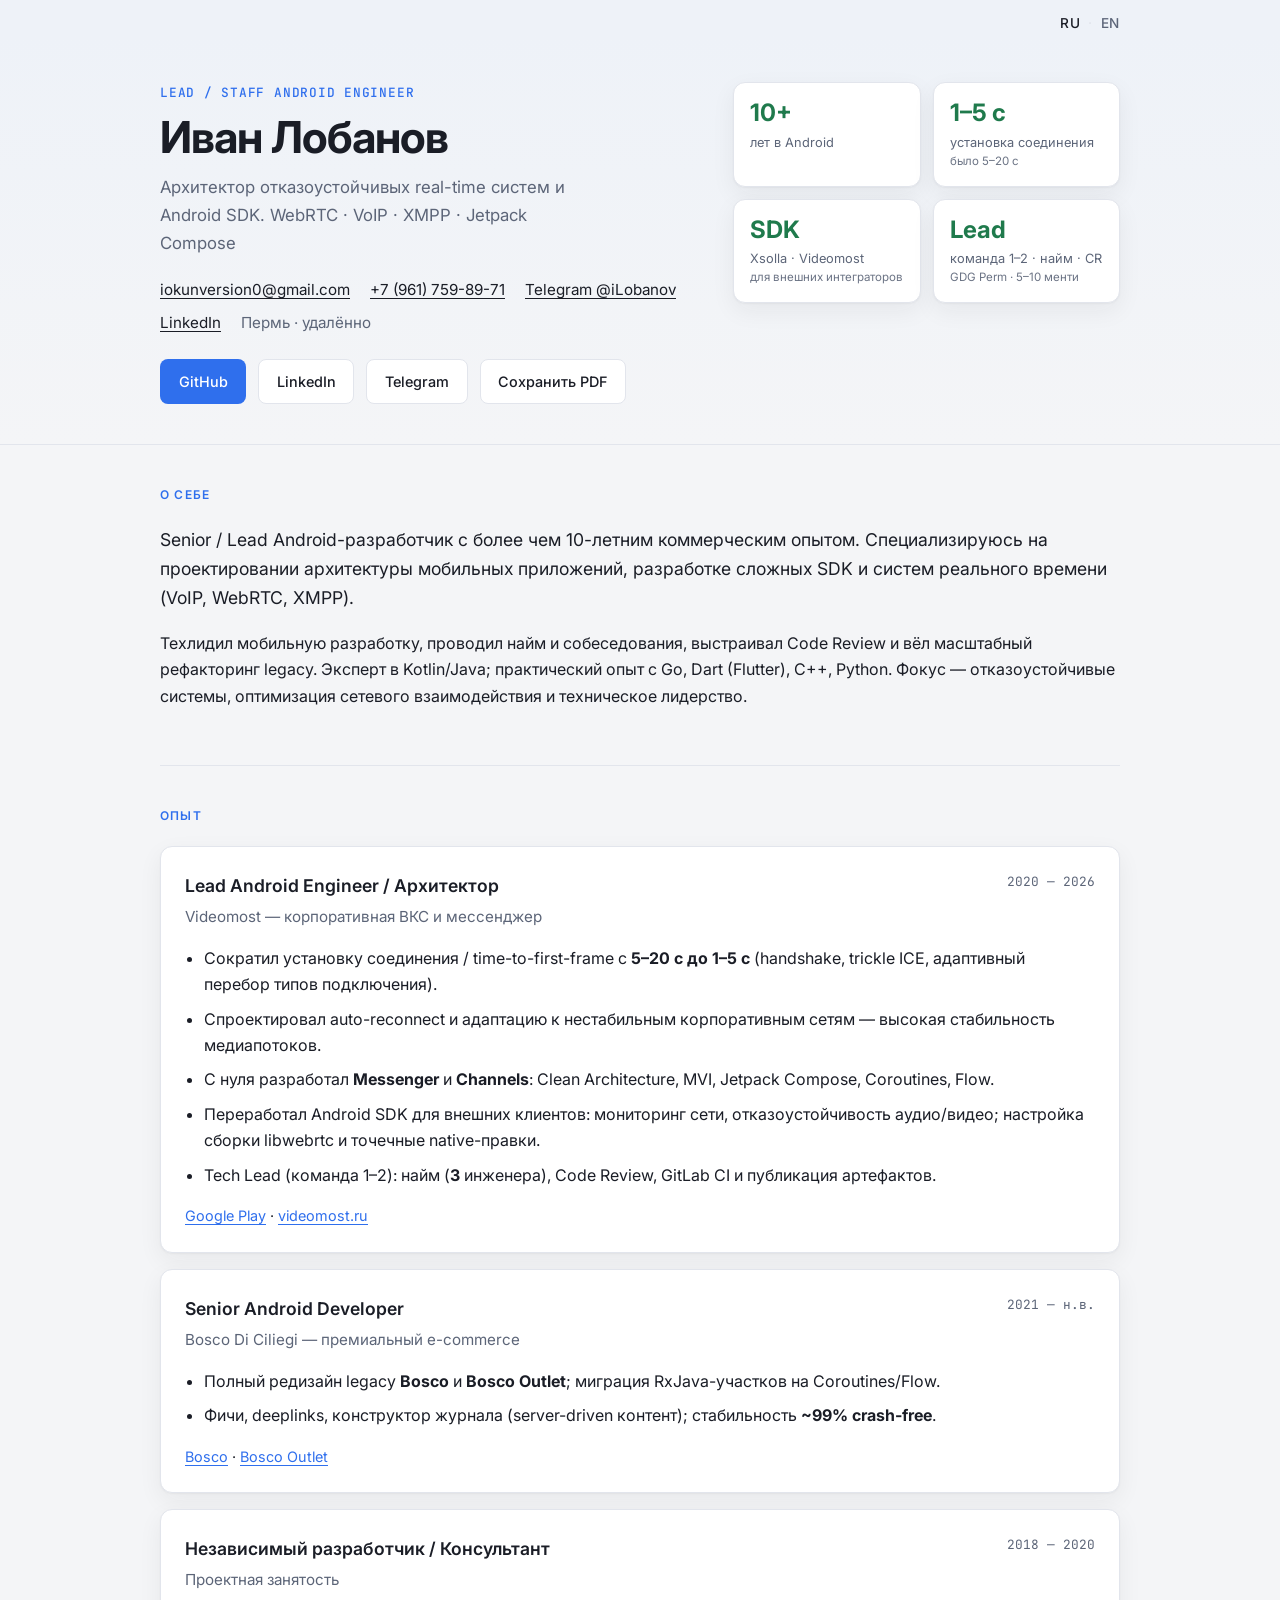
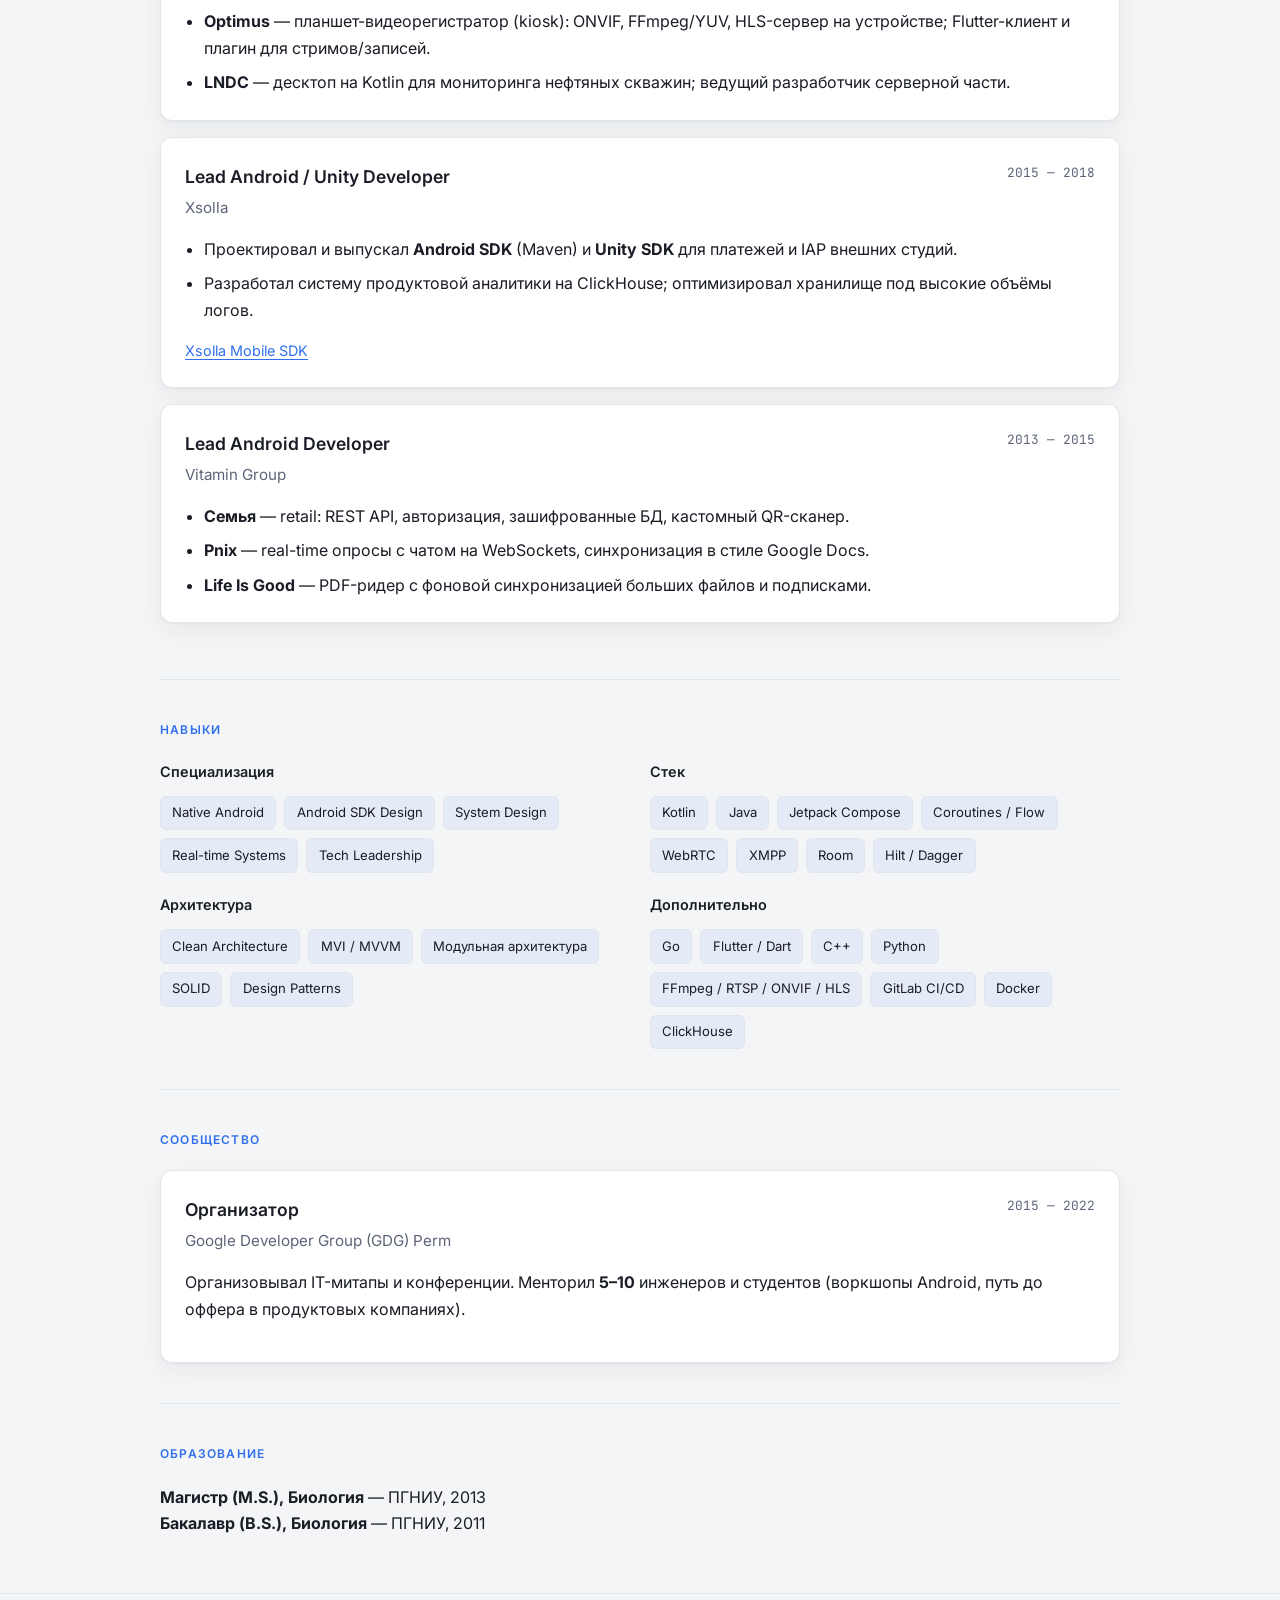
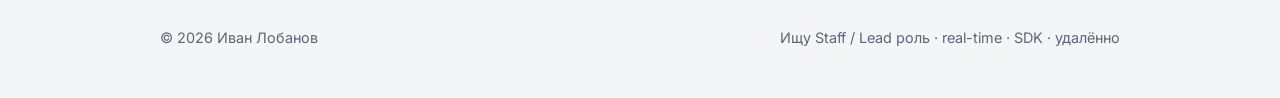
<file: index.html>
<!DOCTYPE html>
<html lang="ru">
<head>
  <meta charset="UTF-8">
  <meta name="viewport" content="width=device-width, initial-scale=1.0">
  <meta name="description" content="Иван Лобанов — Lead / Staff Android Engineer. WebRTC, SDK, real-time системы, техническое лидерство. 10+ лет опыта.">
  <meta name="author" content="Ivan Lobanov">
  <title>Иван Лобанов — Lead Android Engineer</title>
  <link rel="alternate" hreflang="ru" href="./">
  <link rel="alternate" hreflang="en" href="./en/">
  <link rel="preconnect" href="https://fonts.googleapis.com">
  <link rel="preconnect" href="https://fonts.gstatic.com" crossorigin>
  <link href="https://fonts.googleapis.com/css2?family=Inter:wght@400;500;600;700&family=JetBrains+Mono:wght@400;500&display=swap" rel="stylesheet">
  <link rel="stylesheet" href="css/style.css">
</head>
<body>
  <a class="skip-link" href="#main">К содержанию</a>

  <nav class="lang-switch" aria-label="Язык">
    <div class="container lang-switch__inner">
      <a href="./" aria-current="page">RU</a>
      <span aria-hidden="true">·</span>
      <a href="./en/">EN</a>
    </div>
  </nav>

  <header class="hero">
    <div class="container hero__inner">
      <div class="hero__text">
        <p class="hero__label">Lead / Staff Android Engineer</p>
        <h1>Иван Лобанов</h1>
        <p class="hero__tagline">
          Архитектор отказоустойчивых real-time систем и Android SDK.
          WebRTC · VoIP · XMPP · Jetpack Compose
        </p>
        <ul class="hero__contacts">
          <li><a href="mailto:iokunversion0@gmail.com">iokunversion0@gmail.com</a></li>
          <li><a href="tel:+79617598971">+7 (961) 759-89-71</a></li>
          <li><a href="https://t.me/iLobanov" target="_blank" rel="noopener">Telegram @iLobanov</a></li>
          <li><a href="https://www.linkedin.com/in/ivanlobanov/" target="_blank" rel="noopener">LinkedIn</a></li>
          <li>Пермь · удалённо</li>
        </ul>
        <div class="hero__links">
          <a class="btn btn--primary" href="https://github.com/ioKun" target="_blank" rel="noopener">GitHub</a>
          <a class="btn btn--ghost" href="https://www.linkedin.com/in/ivanlobanov/" target="_blank" rel="noopener">LinkedIn</a>
          <a class="btn btn--ghost" href="https://t.me/iLobanov" target="_blank" rel="noopener">Telegram</a>
          <button class="btn btn--ghost" type="button" onclick="window.print()">Сохранить PDF</button>
        </div>
      </div>
      <aside class="hero__metrics" aria-label="Ключевые достижения">
        <div class="metric">
          <span class="metric__value">10+</span>
          <span class="metric__label">лет в Android</span>
        </div>
        <div class="metric">
          <span class="metric__value">1–5 с</span>
          <span class="metric__label">установка соединения<br><small>было 5–20 с</small></span>
        </div>
        <div class="metric">
          <span class="metric__value">SDK</span>
          <span class="metric__label">Xsolla · Videomost<br><small>для внешних интеграторов</small></span>
        </div>
        <div class="metric">
          <span class="metric__value">Lead</span>
          <span class="metric__label">команда 1–2 · найм · CR<br><small>GDG Perm · 5–10 менти</small></span>
        </div>
      </aside>
    </div>
  </header>

  <main id="main" class="container">
    <section class="section" id="about">
      <h2>О себе</h2>
      <p class="lead">
        Senior / Lead Android-разработчик с более чем 10-летним коммерческим опытом.
        Специализируюсь на проектировании архитектуры мобильных приложений, разработке
        сложных SDK и систем реального времени (VoIP, WebRTC, XMPP).
      </p>
      <p>
        Техлидил мобильную разработку, проводил найм и собеседования, выстраивал Code Review
        и вёл масштабный рефакторинг legacy. Эксперт в Kotlin/Java; практический опыт
        с Go, Dart (Flutter), C++, Python. Фокус — отказоустойчивые системы, оптимизация
        сетевого взаимодействия и техническое лидерство.
      </p>
    </section>

    <section class="section" id="experience">
      <h2>Опыт</h2>

      <article class="job">
        <header class="job__header">
          <div>
            <h3>Lead Android Engineer / Архитектор</h3>
            <p class="job__company">Videomost — корпоративная ВКС и мессенджер</p>
          </div>
          <time class="job__period">2020 — 2026</time>
        </header>
        <ul class="job__highlights">
          <li>Сократил установку соединения / time-to-first-frame с <strong>5–20 с до 1–5 с</strong> (handshake, trickle ICE, адаптивный перебор типов подключения).</li>
          <li>Спроектировал auto-reconnect и адаптацию к нестабильным корпоративным сетям — высокая стабильность медиапотоков.</li>
          <li>С нуля разработал <strong>Messenger</strong> и <strong>Channels</strong>: Clean Architecture, MVI, Jetpack Compose, Coroutines, Flow.</li>
          <li>Переработал Android SDK для внешних клиентов: мониторинг сети, отказоустойчивость аудио/видео; настройка сборки libwebrtc и точечные native-правки.</li>
          <li>Tech Lead (команда 1–2): найм (<strong>3</strong> инженера), Code Review, GitLab CI и публикация артефактов.</li>
        </ul>
        <p class="job__links">
          <a href="https://play.google.com/store/apps/details?id=com.Videomost" target="_blank" rel="noopener">Google Play</a>
          ·
          <a href="https://videomost.ru/" target="_blank" rel="noopener">videomost.ru</a>
        </p>
      </article>

      <article class="job">
        <header class="job__header">
          <div>
            <h3>Senior Android Developer</h3>
            <p class="job__company">Bosco Di Ciliegi — премиальный e-commerce</p>
          </div>
          <time class="job__period">2021 — н.в.</time>
        </header>
        <ul class="job__highlights">
          <li>Полный редизайн legacy <strong>Bosco</strong> и <strong>Bosco Outlet</strong>; миграция RxJava-участков на Coroutines/Flow.</li>
          <li>Фичи, deeplinks, конструктор журнала (server-driven контент); стабильность <strong>~99% crash-free</strong>.</li>
        </ul>
        <p class="job__links">
          <a href="https://play.google.com/store/apps/details?id=ru.bosco.android" target="_blank" rel="noopener">Bosco</a>
          ·
          <a href="https://play.google.com/store/apps/details?id=ru.bosco.outlet.android" target="_blank" rel="noopener">Bosco Outlet</a>
        </p>
      </article>

      <article class="job">
        <header class="job__header">
          <div>
            <h3>Независимый разработчик / Консультант</h3>
            <p class="job__company">Проектная занятость</p>
          </div>
          <time class="job__period">2018 — 2020</time>
        </header>
        <ul class="job__highlights">
          <li><strong>Optimus</strong> — планшет-видеорегистратор (kiosk): ONVIF, FFmpeg/YUV, HLS-сервер на устройстве; Flutter-клиент и плагин для стримов/записей.</li>
          <li><strong>LNDC</strong> — десктоп на Kotlin для мониторинга нефтяных скважин; ведущий разработчик серверной части.</li>
        </ul>
      </article>

      <article class="job">
        <header class="job__header">
          <div>
            <h3>Lead Android / Unity Developer</h3>
            <p class="job__company">Xsolla</p>
          </div>
          <time class="job__period">2015 — 2018</time>
        </header>
        <ul class="job__highlights">
          <li>Проектировал и выпускал <strong>Android SDK</strong> (Maven) и <strong>Unity SDK</strong> для платежей и IAP внешних студий.</li>
          <li>Разработал систему продуктовой аналитики на ClickHouse; оптимизировал хранилище под высокие объёмы логов.</li>
        </ul>
        <p class="job__links">
          <a href="https://developers.xsolla.com/doc/mobile-sdk/" target="_blank" rel="noopener">Xsolla Mobile SDK</a>
        </p>
      </article>

      <article class="job">
        <header class="job__header">
          <div>
            <h3>Lead Android Developer</h3>
            <p class="job__company">Vitamin Group</p>
          </div>
          <time class="job__period">2013 — 2015</time>
        </header>
        <ul class="job__highlights">
          <li><strong>Семья</strong> — retail: REST API, авторизация, зашифрованные БД, кастомный QR-сканер.</li>
          <li><strong>Pnix</strong> — real-time опросы с чатом на WebSockets, синхронизация в стиле Google Docs.</li>
          <li><strong>Life Is Good</strong> — PDF-ридер с фоновой синхронизацией больших файлов и подписками.</li>
        </ul>
      </article>
    </section>

    <section class="section" id="skills">
      <h2>Навыки</h2>
      <div class="skills-grid">
        <div class="skill-group">
          <h3>Специализация</h3>
          <ul class="tags">
            <li>Native Android</li>
            <li>Android SDK Design</li>
            <li>System Design</li>
            <li>Real-time Systems</li>
            <li>Tech Leadership</li>
          </ul>
        </div>
        <div class="skill-group">
          <h3>Стек</h3>
          <ul class="tags">
            <li>Kotlin</li>
            <li>Java</li>
            <li>Jetpack Compose</li>
            <li>Coroutines / Flow</li>
            <li>WebRTC</li>
            <li>XMPP</li>
            <li>Room</li>
            <li>Hilt / Dagger</li>
          </ul>
        </div>
        <div class="skill-group">
          <h3>Архитектура</h3>
          <ul class="tags">
            <li>Clean Architecture</li>
            <li>MVI / MVVM</li>
            <li>Модульная архитектура</li>
            <li>SOLID</li>
            <li>Design Patterns</li>
          </ul>
        </div>
        <div class="skill-group">
          <h3>Дополнительно</h3>
          <ul class="tags">
            <li>Go</li>
            <li>Flutter / Dart</li>
            <li>C++</li>
            <li>Python</li>
            <li>FFmpeg / RTSP / ONVIF / HLS</li>
            <li>GitLab CI/CD</li>
            <li>Docker</li>
            <li>ClickHouse</li>
          </ul>
        </div>
      </div>
    </section>

    <section class="section" id="community">
      <h2>Сообщество</h2>
      <article class="job job--compact">
        <header class="job__header">
          <div>
            <h3>Организатор</h3>
            <p class="job__company">Google Developer Group (GDG) Perm</p>
          </div>
          <time class="job__period">2015 — 2022</time>
        </header>
        <p>
          Организовывал IT-митапы и конференции. Менторил <strong>5–10</strong> инженеров
          и студентов (воркшопы Android, путь до оффера в продуктовых компаниях).
        </p>
      </article>
    </section>

    <section class="section" id="education">
      <h2>Образование</h2>
      <p>
        <strong>Магистр (M.S.), Биология</strong> — ПГНИУ, 2013<br>
        <strong>Бакалавр (B.S.), Биология</strong> — ПГНИУ, 2011
      </p>
    </section>
  </main>

  <footer class="footer">
    <div class="container footer__inner">
      <p>© 2026 Иван Лобанов</p>
      <p class="footer__note">Ищу Staff / Lead роль · real-time · SDK · удалённо</p>
    </div>
  </footer>
</body>
</html>
</file>
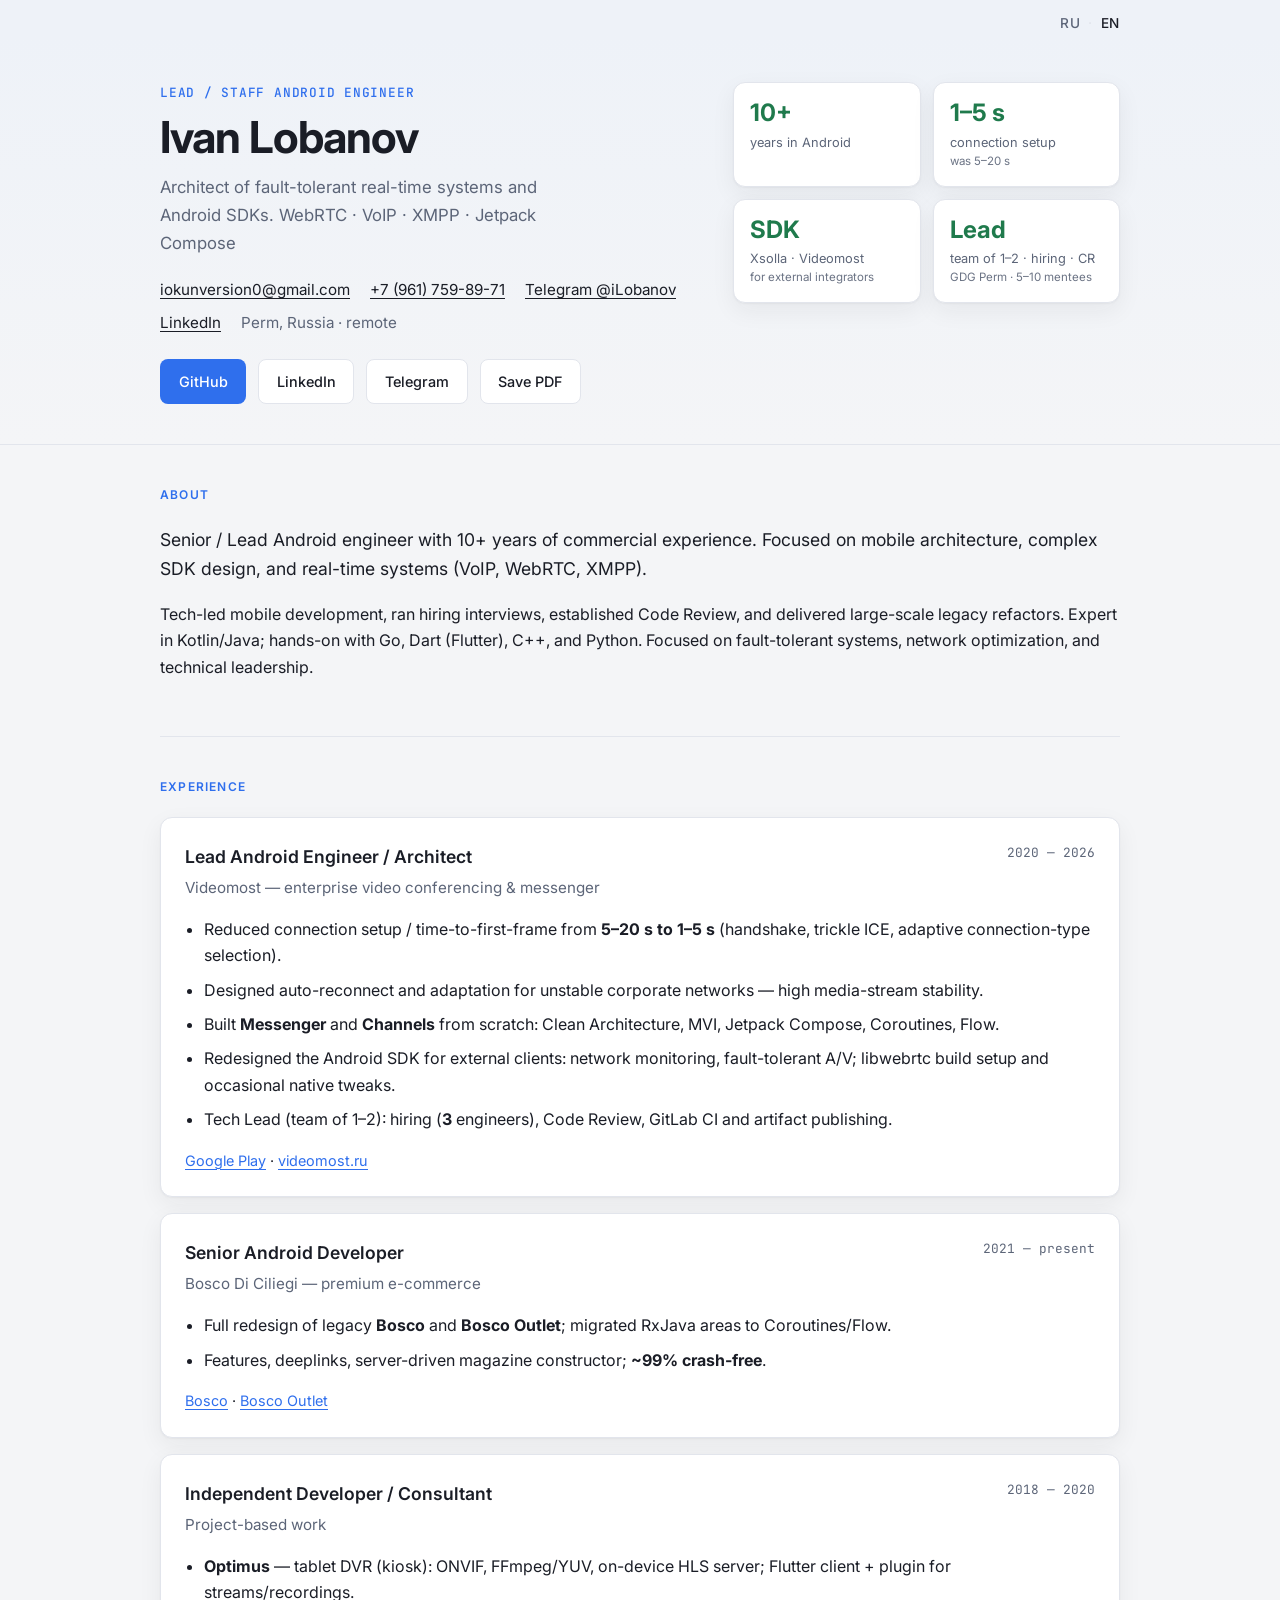
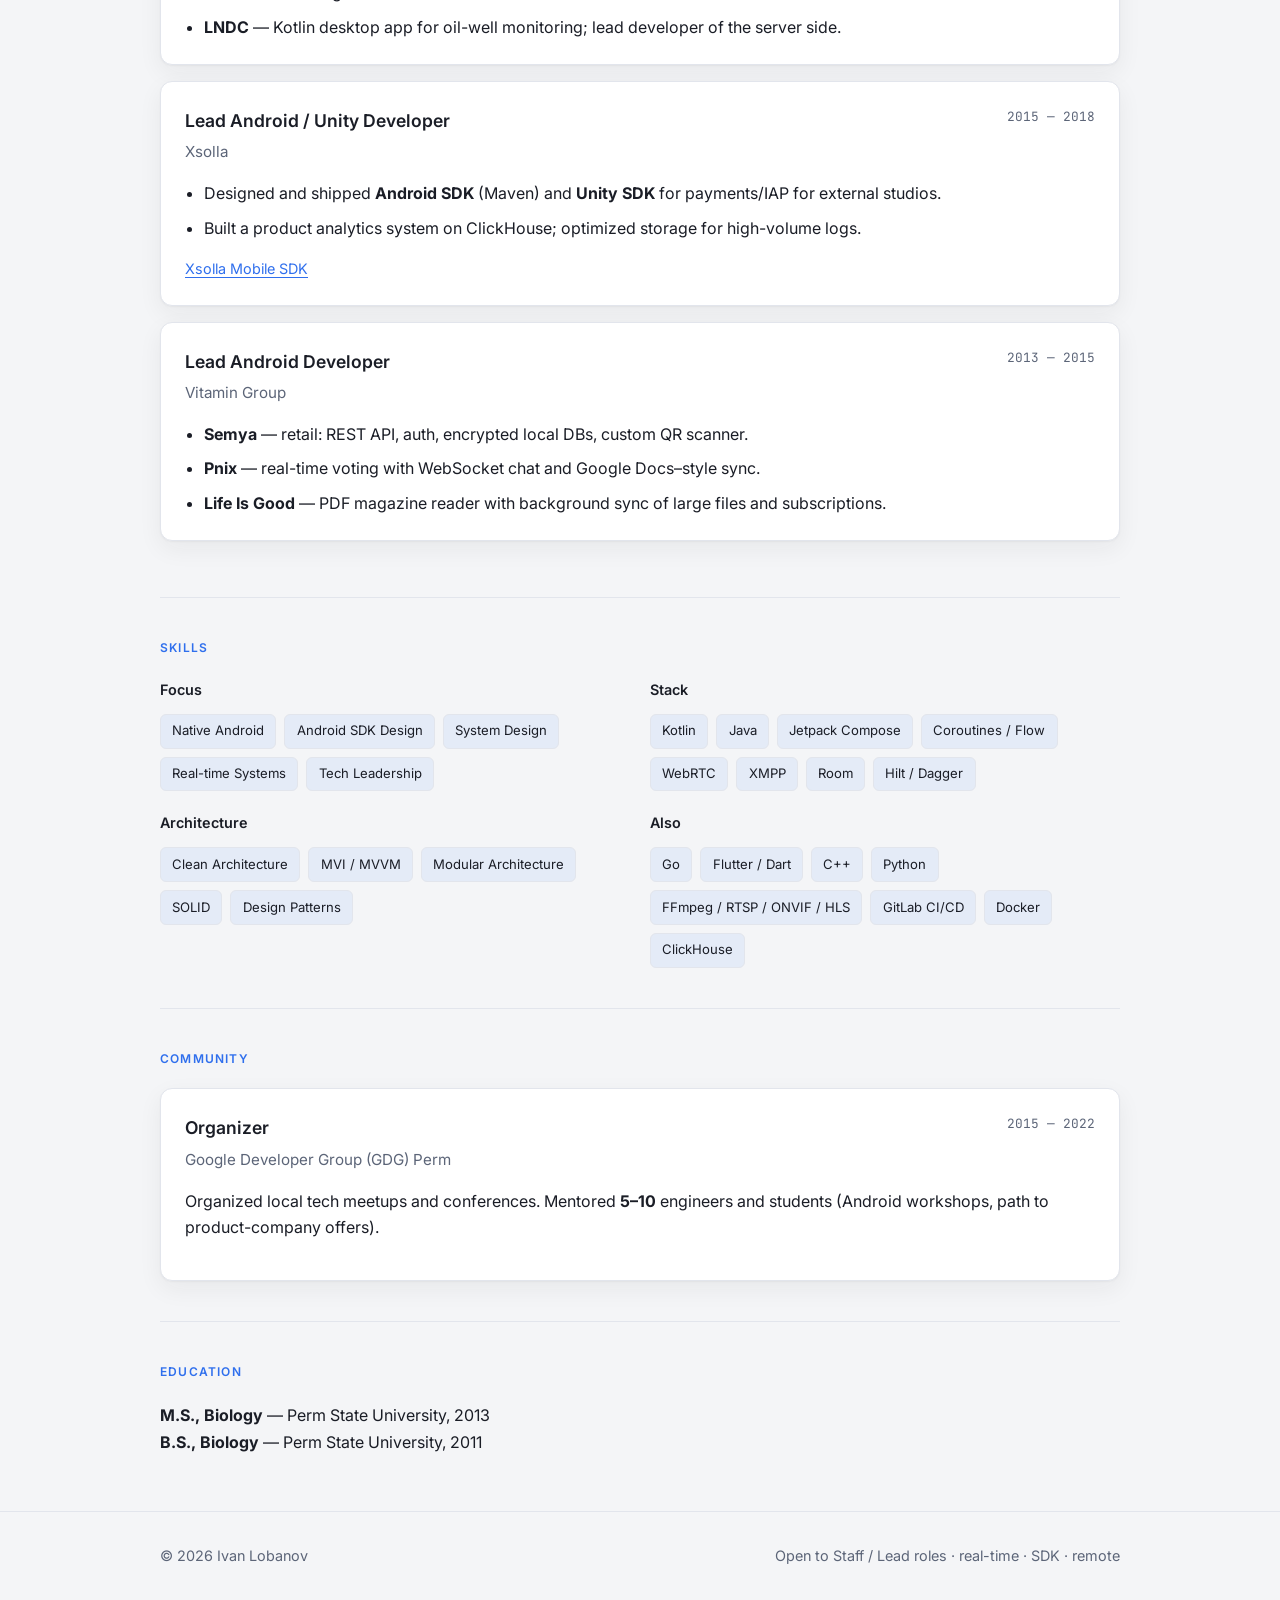
<file: en/index.html>
<!DOCTYPE html>
<html lang="en">
<head>
  <meta charset="UTF-8">
  <meta name="viewport" content="width=device-width, initial-scale=1.0">
  <meta name="description" content="Ivan Lobanov — Lead / Staff Android Engineer. WebRTC, SDK, real-time systems, technical leadership. 10+ years of experience.">
  <meta name="author" content="Ivan Lobanov">
  <title>Ivan Lobanov — Lead Android Engineer</title>
  <link rel="alternate" hreflang="ru" href="../">
  <link rel="alternate" hreflang="en" href="./">
  <link rel="preconnect" href="https://fonts.googleapis.com">
  <link rel="preconnect" href="https://fonts.gstatic.com" crossorigin>
  <link href="https://fonts.googleapis.com/css2?family=Inter:wght@400;500;600;700&family=JetBrains+Mono:wght@400;500&display=swap" rel="stylesheet">
  <link rel="stylesheet" href="../css/style.css">
</head>
<body>
  <a class="skip-link" href="#main">Skip to content</a>

  <nav class="lang-switch" aria-label="Language">
    <div class="container lang-switch__inner">
      <a href="../">RU</a>
      <span aria-hidden="true">·</span>
      <a href="./" aria-current="page">EN</a>
    </div>
  </nav>

  <header class="hero">
    <div class="container hero__inner">
      <div class="hero__text">
        <p class="hero__label">Lead / Staff Android Engineer</p>
        <h1>Ivan Lobanov</h1>
        <p class="hero__tagline">
          Architect of fault-tolerant real-time systems and Android SDKs.
          WebRTC · VoIP · XMPP · Jetpack Compose
        </p>
        <ul class="hero__contacts">
          <li><a href="mailto:iokunversion0@gmail.com">iokunversion0@gmail.com</a></li>
          <li><a href="tel:+79617598971">+7 (961) 759-89-71</a></li>
          <li><a href="https://t.me/iLobanov" target="_blank" rel="noopener">Telegram @iLobanov</a></li>
          <li><a href="https://www.linkedin.com/in/ivanlobanov/" target="_blank" rel="noopener">LinkedIn</a></li>
          <li>Perm, Russia · remote</li>
        </ul>
        <div class="hero__links">
          <a class="btn btn--primary" href="https://github.com/ioKun" target="_blank" rel="noopener">GitHub</a>
          <a class="btn btn--ghost" href="https://www.linkedin.com/in/ivanlobanov/" target="_blank" rel="noopener">LinkedIn</a>
          <a class="btn btn--ghost" href="https://t.me/iLobanov" target="_blank" rel="noopener">Telegram</a>
          <button class="btn btn--ghost" type="button" onclick="window.print()">Save PDF</button>
        </div>
      </div>
      <aside class="hero__metrics" aria-label="Key achievements">
        <div class="metric">
          <span class="metric__value">10+</span>
          <span class="metric__label">years in Android</span>
        </div>
        <div class="metric">
          <span class="metric__value">1–5 s</span>
          <span class="metric__label">connection setup<br><small>was 5–20 s</small></span>
        </div>
        <div class="metric">
          <span class="metric__value">SDK</span>
          <span class="metric__label">Xsolla · Videomost<br><small>for external integrators</small></span>
        </div>
        <div class="metric">
          <span class="metric__value">Lead</span>
          <span class="metric__label">team of 1–2 · hiring · CR<br><small>GDG Perm · 5–10 mentees</small></span>
        </div>
      </aside>
    </div>
  </header>

  <main id="main" class="container">
    <section class="section" id="about">
      <h2>About</h2>
      <p class="lead">
        Senior / Lead Android engineer with 10+ years of commercial experience.
        Focused on mobile architecture, complex SDK design, and real-time systems
        (VoIP, WebRTC, XMPP).
      </p>
      <p>
        Tech-led mobile development, ran hiring interviews, established Code Review,
        and delivered large-scale legacy refactors. Expert in Kotlin/Java; hands-on with
        Go, Dart (Flutter), C++, and Python. Focused on fault-tolerant systems, network
        optimization, and technical leadership.
      </p>
    </section>

    <section class="section" id="experience">
      <h2>Experience</h2>

      <article class="job">
        <header class="job__header">
          <div>
            <h3>Lead Android Engineer / Architect</h3>
            <p class="job__company">Videomost — enterprise video conferencing &amp; messenger</p>
          </div>
          <time class="job__period">2020 — 2026</time>
        </header>
        <ul class="job__highlights">
          <li>Reduced connection setup / time-to-first-frame from <strong>5–20 s to 1–5 s</strong> (handshake, trickle ICE, adaptive connection-type selection).</li>
          <li>Designed auto-reconnect and adaptation for unstable corporate networks — high media-stream stability.</li>
          <li>Built <strong>Messenger</strong> and <strong>Channels</strong> from scratch: Clean Architecture, MVI, Jetpack Compose, Coroutines, Flow.</li>
          <li>Redesigned the Android SDK for external clients: network monitoring, fault-tolerant A/V; libwebrtc build setup and occasional native tweaks.</li>
          <li>Tech Lead (team of 1–2): hiring (<strong>3</strong> engineers), Code Review, GitLab CI and artifact publishing.</li>
        </ul>
        <p class="job__links">
          <a href="https://play.google.com/store/apps/details?id=com.Videomost" target="_blank" rel="noopener">Google Play</a>
          ·
          <a href="https://videomost.ru/" target="_blank" rel="noopener">videomost.ru</a>
        </p>
      </article>

      <article class="job">
        <header class="job__header">
          <div>
            <h3>Senior Android Developer</h3>
            <p class="job__company">Bosco Di Ciliegi — premium e-commerce</p>
          </div>
          <time class="job__period">2021 — present</time>
        </header>
        <ul class="job__highlights">
          <li>Full redesign of legacy <strong>Bosco</strong> and <strong>Bosco Outlet</strong>; migrated RxJava areas to Coroutines/Flow.</li>
          <li>Features, deeplinks, server-driven magazine constructor; <strong>~99% crash-free</strong>.</li>
        </ul>
        <p class="job__links">
          <a href="https://play.google.com/store/apps/details?id=ru.bosco.android" target="_blank" rel="noopener">Bosco</a>
          ·
          <a href="https://play.google.com/store/apps/details?id=ru.bosco.outlet.android" target="_blank" rel="noopener">Bosco Outlet</a>
        </p>
      </article>

      <article class="job">
        <header class="job__header">
          <div>
            <h3>Independent Developer / Consultant</h3>
            <p class="job__company">Project-based work</p>
          </div>
          <time class="job__period">2018 — 2020</time>
        </header>
        <ul class="job__highlights">
          <li><strong>Optimus</strong> — tablet DVR (kiosk): ONVIF, FFmpeg/YUV, on-device HLS server; Flutter client + plugin for streams/recordings.</li>
          <li><strong>LNDC</strong> — Kotlin desktop app for oil-well monitoring; lead developer of the server side.</li>
        </ul>
      </article>

      <article class="job">
        <header class="job__header">
          <div>
            <h3>Lead Android / Unity Developer</h3>
            <p class="job__company">Xsolla</p>
          </div>
          <time class="job__period">2015 — 2018</time>
        </header>
        <ul class="job__highlights">
          <li>Designed and shipped <strong>Android SDK</strong> (Maven) and <strong>Unity SDK</strong> for payments/IAP for external studios.</li>
          <li>Built a product analytics system on ClickHouse; optimized storage for high-volume logs.</li>
        </ul>
        <p class="job__links">
          <a href="https://developers.xsolla.com/doc/mobile-sdk/" target="_blank" rel="noopener">Xsolla Mobile SDK</a>
        </p>
      </article>

      <article class="job">
        <header class="job__header">
          <div>
            <h3>Lead Android Developer</h3>
            <p class="job__company">Vitamin Group</p>
          </div>
          <time class="job__period">2013 — 2015</time>
        </header>
        <ul class="job__highlights">
          <li><strong>Semya</strong> — retail: REST API, auth, encrypted local DBs, custom QR scanner.</li>
          <li><strong>Pnix</strong> — real-time voting with WebSocket chat and Google Docs–style sync.</li>
          <li><strong>Life Is Good</strong> — PDF magazine reader with background sync of large files and subscriptions.</li>
        </ul>
      </article>
    </section>

    <section class="section" id="skills">
      <h2>Skills</h2>
      <div class="skills-grid">
        <div class="skill-group">
          <h3>Focus</h3>
          <ul class="tags">
            <li>Native Android</li>
            <li>Android SDK Design</li>
            <li>System Design</li>
            <li>Real-time Systems</li>
            <li>Tech Leadership</li>
          </ul>
        </div>
        <div class="skill-group">
          <h3>Stack</h3>
          <ul class="tags">
            <li>Kotlin</li>
            <li>Java</li>
            <li>Jetpack Compose</li>
            <li>Coroutines / Flow</li>
            <li>WebRTC</li>
            <li>XMPP</li>
            <li>Room</li>
            <li>Hilt / Dagger</li>
          </ul>
        </div>
        <div class="skill-group">
          <h3>Architecture</h3>
          <ul class="tags">
            <li>Clean Architecture</li>
            <li>MVI / MVVM</li>
            <li>Modular Architecture</li>
            <li>SOLID</li>
            <li>Design Patterns</li>
          </ul>
        </div>
        <div class="skill-group">
          <h3>Also</h3>
          <ul class="tags">
            <li>Go</li>
            <li>Flutter / Dart</li>
            <li>C++</li>
            <li>Python</li>
            <li>FFmpeg / RTSP / ONVIF / HLS</li>
            <li>GitLab CI/CD</li>
            <li>Docker</li>
            <li>ClickHouse</li>
          </ul>
        </div>
      </div>
    </section>

    <section class="section" id="community">
      <h2>Community</h2>
      <article class="job job--compact">
        <header class="job__header">
          <div>
            <h3>Organizer</h3>
            <p class="job__company">Google Developer Group (GDG) Perm</p>
          </div>
          <time class="job__period">2015 — 2022</time>
        </header>
        <p>
          Organized local tech meetups and conferences. Mentored <strong>5–10</strong>
          engineers and students (Android workshops, path to product-company offers).
        </p>
      </article>
    </section>

    <section class="section" id="education">
      <h2>Education</h2>
      <p>
        <strong>M.S., Biology</strong> — Perm State University, 2013<br>
        <strong>B.S., Biology</strong> — Perm State University, 2011
      </p>
    </section>
  </main>

  <footer class="footer">
    <div class="container footer__inner">
      <p>© 2026 Ivan Lobanov</p>
      <p class="footer__note">Open to Staff / Lead roles · real-time · SDK · remote</p>
    </div>
  </footer>
</body>
</html>
</file>
<file: css/style.css>
:root {
  --bg: #f4f5f7;
  --bg-elevated: #ffffff;
  --bg-card: #ffffff;
  --text: #1a1d26;
  --text-muted: #5c6578;
  --accent: #2f6fed;
  --accent-soft: rgba(47, 111, 237, 0.08);
  --border: #e2e5ec;
  --success: #1f7a4c;
  --font: "Inter", system-ui, -apple-system, sans-serif;
  --mono: "JetBrains Mono", ui-monospace, monospace;
  --radius: 12px;
  --shadow: 0 1px 2px rgba(26, 29, 38, 0.04), 0 8px 24px rgba(26, 29, 38, 0.06);
  --max-width: 960px;
}

*,
*::before,
*::after {
  box-sizing: border-box;
}

html {
  scroll-behavior: smooth;
}

body {
  margin: 0;
  font-family: var(--font);
  font-size: 16px;
  line-height: 1.65;
  color: var(--text);
  background: var(--bg);
  -webkit-font-smoothing: antialiased;
}

.skip-link {
  position: absolute;
  left: -9999px;
  top: 0;
  z-index: 100;
  padding: 0.75rem 1rem;
  background: var(--accent);
  color: #fff;
  text-decoration: none;
}

.skip-link:focus {
  left: 1rem;
  top: 1rem;
}

.container {
  width: min(100% - 2rem, var(--max-width));
  margin-inline: auto;
}

a {
  color: var(--accent);
  text-decoration-thickness: 1px;
  text-underline-offset: 3px;
}

a:hover {
  text-decoration: none;
}

/* Language switcher */
.lang-switch {
  padding: 0.75rem 0 0;
  background: linear-gradient(180deg, #eef2f8 0%, #eef2f8 100%);
}

.lang-switch__inner {
  display: flex;
  justify-content: flex-end;
  align-items: center;
  gap: 0.5rem;
  font-size: 0.85rem;
  font-weight: 500;
  letter-spacing: 0.04em;
}

.lang-switch a {
  color: var(--text-muted);
  text-decoration: none;
}

.lang-switch a:hover {
  color: var(--accent);
}

.lang-switch a[aria-current="page"] {
  color: var(--text);
  pointer-events: none;
}

.lang-switch span {
  color: var(--border);
}

/* Hero */
.hero {
  padding: 3rem 0 2.5rem;
  background:
    linear-gradient(180deg, #eef2f8 0%, var(--bg) 100%);
  border-bottom: 1px solid var(--border);
}

.hero__inner {
  display: grid;
  gap: 2rem;
}

@media (min-width: 768px) {
  .hero__inner {
    grid-template-columns: 1.4fr 1fr;
    align-items: start;
  }
}

.hero__label {
  margin: 0 0 0.5rem;
  font-family: var(--mono);
  font-size: 0.8rem;
  font-weight: 500;
  letter-spacing: 0.06em;
  text-transform: uppercase;
  color: var(--accent);
}

.hero h1 {
  margin: 0 0 0.75rem;
  font-size: clamp(2rem, 5vw, 2.75rem);
  font-weight: 700;
  letter-spacing: -0.02em;
  line-height: 1.15;
  color: var(--text);
}

.hero__tagline {
  margin: 0 0 1.25rem;
  font-size: 1.05rem;
  color: var(--text-muted);
  max-width: 38ch;
}

.hero__contacts {
  list-style: none;
  margin: 0 0 1.5rem;
  padding: 0;
  display: flex;
  flex-wrap: wrap;
  gap: 0.5rem 1.25rem;
  font-size: 0.95rem;
  color: var(--text-muted);
}

.hero__contacts a {
  color: var(--text);
}

.hero__contacts a:hover {
  color: var(--accent);
}

.hero__links {
  display: flex;
  flex-wrap: wrap;
  gap: 0.75rem;
}

.btn {
  display: inline-flex;
  align-items: center;
  justify-content: center;
  padding: 0.6rem 1.1rem;
  border-radius: 8px;
  font-family: inherit;
  font-size: 0.9rem;
  font-weight: 500;
  text-decoration: none;
  border: 1px solid transparent;
  cursor: pointer;
  transition: background 0.15s, border-color 0.15s, color 0.15s;
}

.btn--primary {
  background: var(--accent);
  color: #fff;
}

.btn--primary:hover {
  background: #255cd4;
  color: #fff;
}

.btn--ghost {
  background: var(--bg-elevated);
  color: var(--text);
  border-color: var(--border);
}

.btn--ghost:hover {
  background: #eef1f6;
  color: var(--text);
  border-color: #d0d5e0;
}

/* Metrics */
.hero__metrics {
  display: grid;
  grid-template-columns: 1fr 1fr;
  gap: 0.75rem;
}

.metric {
  padding: 1rem;
  background: var(--bg-card);
  border: 1px solid var(--border);
  border-radius: var(--radius);
  box-shadow: var(--shadow);
}

.metric__value {
  display: block;
  font-size: 1.5rem;
  font-weight: 700;
  color: var(--success);
  line-height: 1.2;
}

.metric__label {
  display: block;
  margin-top: 0.35rem;
  font-size: 0.8rem;
  color: var(--text-muted);
  line-height: 1.4;
}

.metric__label small {
  font-size: 0.72rem;
  opacity: 0.9;
}

/* Sections */
.section {
  padding: 2.5rem 0;
  border-bottom: 1px solid var(--border);
}

.section:last-of-type {
  border-bottom: none;
}

.section h2 {
  margin: 0 0 1.25rem;
  font-size: 0.75rem;
  font-weight: 600;
  letter-spacing: 0.1em;
  text-transform: uppercase;
  color: var(--accent);
}

.lead {
  font-size: 1.1rem;
  color: var(--text);
  margin-top: 0;
}

/* Jobs */
.job {
  padding: 1.5rem;
  margin-bottom: 1rem;
  background: var(--bg-elevated);
  border: 1px solid var(--border);
  border-radius: var(--radius);
  box-shadow: var(--shadow);
}

.job--compact {
  margin-bottom: 0;
}

.job__header {
  display: flex;
  flex-wrap: wrap;
  justify-content: space-between;
  gap: 0.5rem 1rem;
  margin-bottom: 1rem;
}

.job h3 {
  margin: 0 0 0.25rem;
  font-size: 1.1rem;
  font-weight: 600;
}

.job__company {
  margin: 0;
  color: var(--text-muted);
  font-size: 0.95rem;
}

.job__period {
  font-family: var(--mono);
  font-size: 0.8rem;
  color: var(--text-muted);
  white-space: nowrap;
}

.job__highlights {
  margin: 0;
  padding-left: 1.2rem;
}

.job__highlights li {
  margin-bottom: 0.5rem;
}

.job__highlights li:last-child {
  margin-bottom: 0;
}

.job__links {
  margin: 1rem 0 0;
  font-size: 0.9rem;
}

/* Skills */
.skills-grid {
  display: grid;
  gap: 1.25rem;
}

@media (min-width: 640px) {
  .skills-grid {
    grid-template-columns: 1fr 1fr;
  }
}

.skill-group h3 {
  margin: 0 0 0.75rem;
  font-size: 0.9rem;
  font-weight: 600;
}

.tags {
  list-style: none;
  margin: 0;
  padding: 0;
  display: flex;
  flex-wrap: wrap;
  gap: 0.5rem;
}

.tags li {
  padding: 0.35rem 0.7rem;
  font-size: 0.82rem;
  background: var(--accent-soft);
  color: var(--text);
  border: 1px solid var(--border);
  border-radius: 6px;
}

/* Footer */
.footer {
  padding: 2rem 0 3rem;
  border-top: 1px solid var(--border);
}

.footer__inner {
  display: flex;
  flex-wrap: wrap;
  justify-content: space-between;
  gap: 0.5rem;
  font-size: 0.9rem;
  color: var(--text-muted);
}

.footer__inner p {
  margin: 0;
}

/* Print / PDF */
@media print {
  :root {
    --bg: #fff;
    --bg-elevated: #fff;
    --bg-card: #f7f8fa;
    --text: #111;
    --text-muted: #444;
    --border: #ddd;
    --accent: #1a5fb4;
    --success: #1a7f37;
    --shadow: none;
  }

  body {
    font-size: 11pt;
    background: #fff;
  }

  .hero {
    padding: 0 0 1rem;
    background: none;
    border-bottom: 2px solid #111;
  }

  .hero__links,
  .skip-link,
  .lang-switch {
    display: none !important;
  }

  .hero__metrics {
    grid-template-columns: repeat(4, 1fr);
  }

  .job,
  .metric {
    break-inside: avoid;
    page-break-inside: avoid;
    box-shadow: none;
  }

  a {
    color: inherit;
    text-decoration: none;
  }

  a[href^="http"]::after {
    content: " (" attr(href) ")";
    font-size: 0.75em;
    color: #666;
  }

  .footer {
    padding-top: 1rem;
  }
}
</file>
